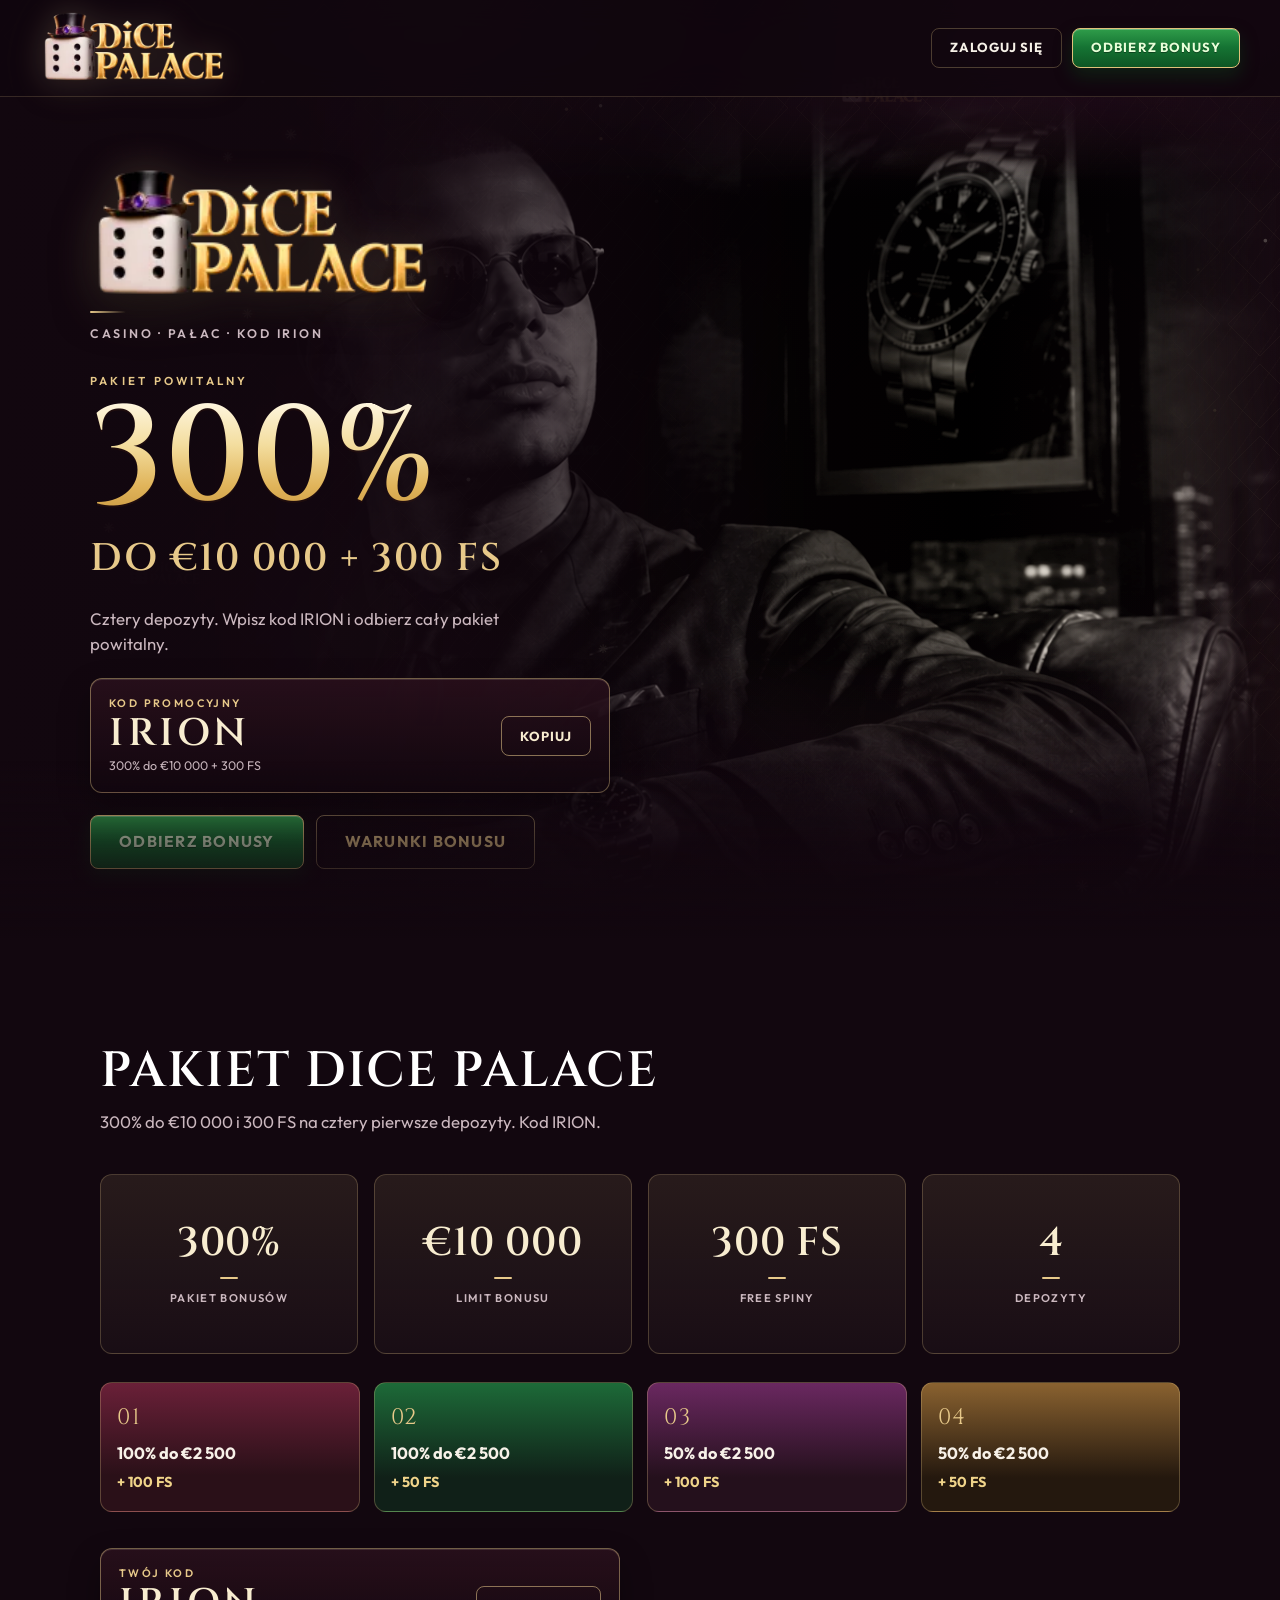
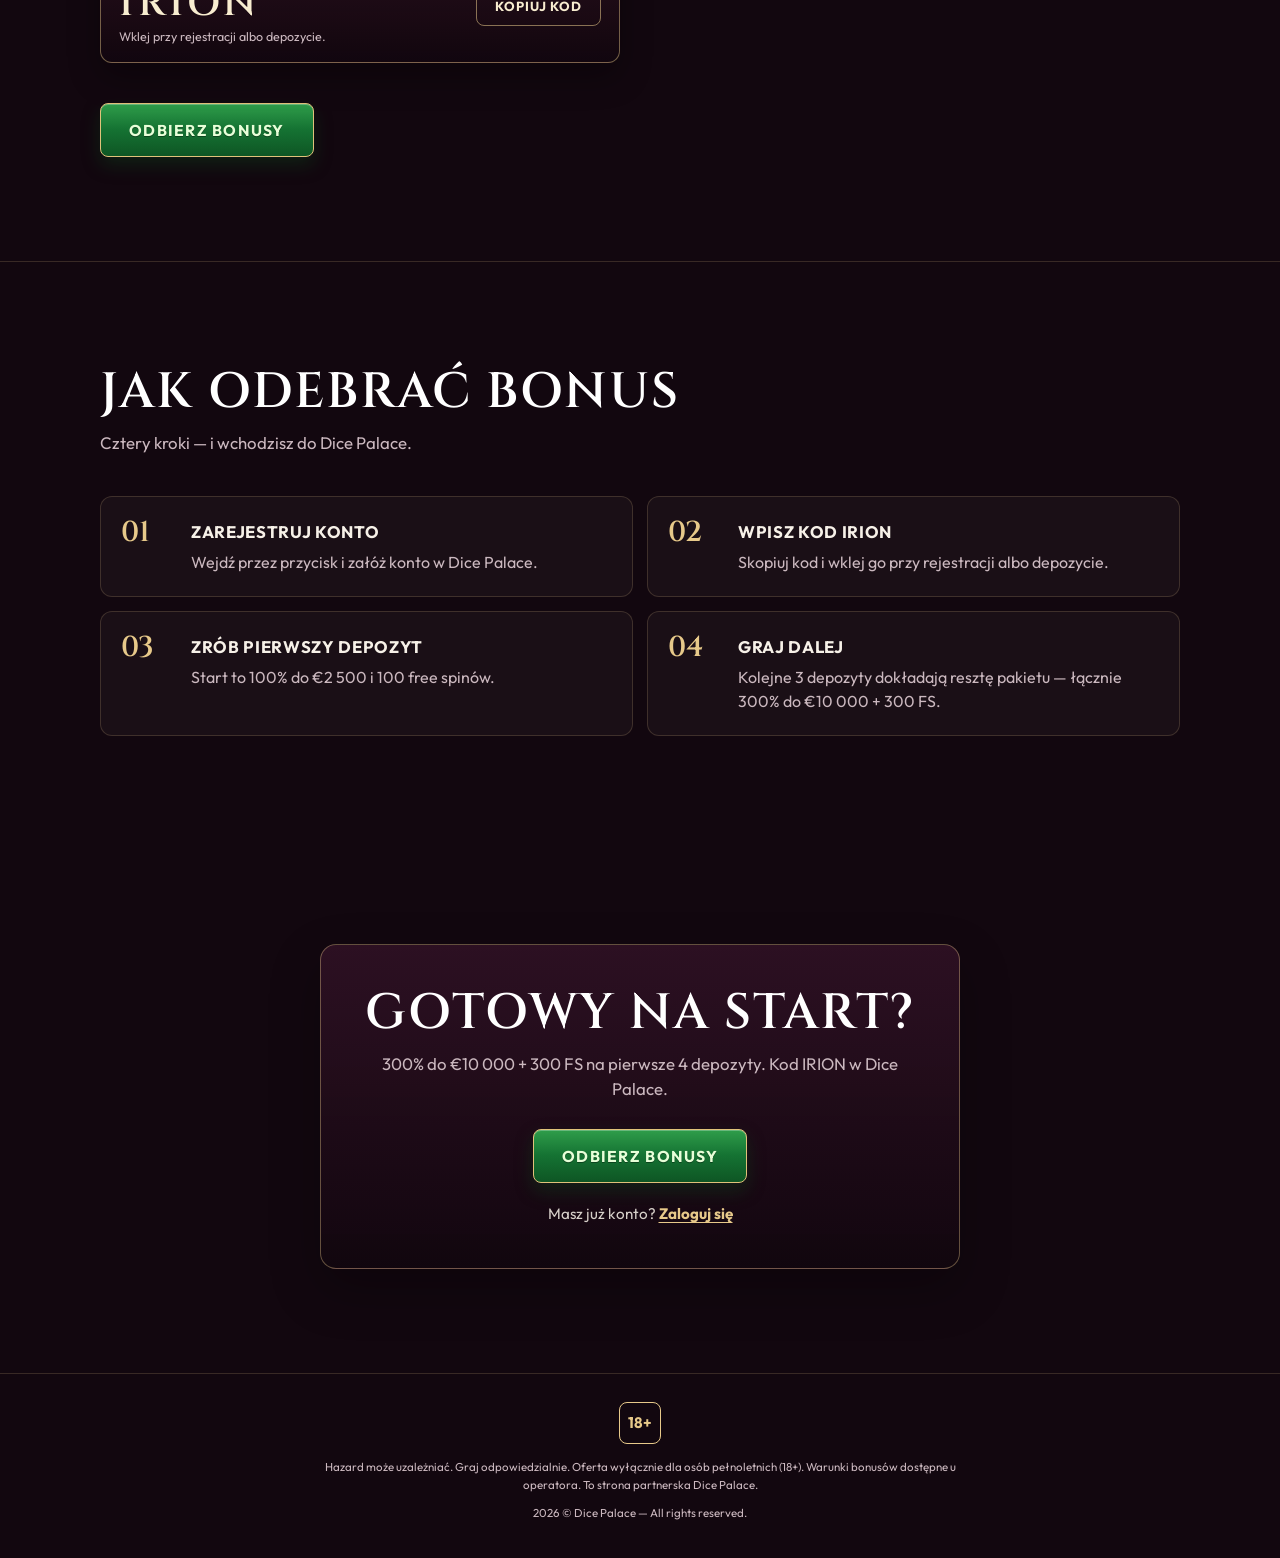
<file: index.html>
<!DOCTYPE html>
<html lang="pl">
<head>
  <meta charset="UTF-8" />
  <meta name="viewport" content="width=device-width, initial-scale=1.0" />
  <title>Dice Palace — 300% do €10 000 + 300 FS | Kod IRION</title>
  <meta name="description" content="Dice Palace: pakiet powitalny 300% do €10 000 + 300 Free Spinów na pierwsze 4 depozyty. Kod IRION." />
  <meta name="theme-color" content="#12070f" />
  <link rel="icon" href="assets/logo-animated.webp" />
  <link rel="preconnect" href="https://fonts.googleapis.com" />
  <link rel="preconnect" href="https://fonts.gstatic.com" crossorigin />
  <link href="https://fonts.googleapis.com/css2?family=Cinzel:wght@600;700;800&family=Outfit:wght@400;500;600;700;800&display=swap" rel="stylesheet" />
  <link rel="stylesheet" href="styles.css" />
</head>
<body>
  <div class="scene" aria-hidden="true">
    <div class="aurora"></div>
    <div class="frost-veil"></div>
    <canvas id="bg-anim" class="bg-anim"></canvas>
    <div class="logo-floaters">
      <img src="assets/logo-animated.webp" alt="" class="floater f1" />
      <img src="assets/logo-animated.webp" alt="" class="floater f2" />
      <img src="assets/logo-animated.webp" alt="" class="floater f3" />
      <img src="assets/logo-animated.webp" alt="" class="floater f4" />
      <img src="assets/logo-animated.webp" alt="" class="floater f5" />
      <img src="assets/logo-animated.webp" alt="" class="floater f6" />
    </div>
  </div>

  <header class="topbar">
    <a class="logo-link" href="#top" aria-label="Dice Palace — strona główna">
      <img src="assets/logo-animated.webp" alt="Dice Palace" class="logo" width="230" height="90" />
    </a>
    <nav class="topnav" aria-label="Nawigacja">
      <a class="btn btn--ghost btn--sm" href="https://dcpc.myloric.com/?mid=393753_2275728" target="_blank" rel="noopener noreferrer">Zaloguj się</a>
      <a class="btn btn--primary btn--sm" href="https://dcpc.myloric.com/?mid=393753_2275728" target="_blank" rel="noopener noreferrer">Odbierz bonusy</a>
    </nav>
  </header>

  <main id="top">
    <section class="hero" aria-labelledby="hero-title">
      <div class="hero-stage">
        <div class="hero-visual">
          <img
            src="assets/banner.png"
            alt="Dice Palace — banner"
            class="banner-img"
            width="1600"
            height="640"
          />
          <div class="banner-shade" aria-hidden="true"></div>
        </div>
        <div class="hero-inner">
          <div class="hero-copy">
            <img src="assets/logo-animated.webp" alt="Dice Palace" class="brand-logo" width="420" height="140" />
            <p class="brand-sub">casino · pałac · kod irion</p>
            <h1 id="hero-title" class="hero-offer">
              <span class="offer-kicker">Pakiet powitalny</span>
              <span class="offer-row">
                <span class="offer-percent">300%</span>
              </span>
              <span class="offer-plus">do €10 000 + 300 FS</span>
            </h1>
            <p class="hero-support">
              Cztery depozyty. Wpisz kod IRION i odbierz cały pakiet powitalny.
            </p>
            <div class="claim-grid">
              <div class="promo-box">
                <div class="promo-box-copy">
                  <span class="promo-box-label">Kod promocyjny</span>
                  <span class="promo-code" id="promo-code">IRION</span>
                  <span class="promo-box-hint">300% do €10 000 + 300 FS</span>
                </div>
                <button type="button" class="btn btn--ghost btn--sm promo-copy" data-copy="IRION" aria-label="Kopiuj kod IRION">
                  Kopiuj
                </button>
              </div>
            </div>
            <div class="hero-actions">
              <a class="btn btn--primary btn--lg" href="https://dcpc.myloric.com/?mid=393753_2275728" target="_blank" rel="noopener noreferrer">
                Odbierz bonusy
              </a>
              <a class="btn btn--outline btn--lg" href="#bonus-irion">
                Warunki bonusu
              </a>
            </div>
          </div>
        </div>
      </div>
    </section>

    <section class="section offer" id="bonus-irion" aria-labelledby="offer-title">
      <div class="section-inner">
        <h2 id="offer-title">Pakiet Dice Palace</h2>
        <p class="section-lead">300% do €10 000 i 300 FS na cztery pierwsze depozyty. Kod IRION.</p>

        <ul class="perk-list">
          <li class="perk-card">
            <span class="perk-value">300%</span>
            <span class="perk-label">Pakiet bonusów</span>
          </li>
          <li class="perk-card">
            <span class="perk-value">€10 000</span>
            <span class="perk-label">Limit bonusu</span>
          </li>
          <li class="perk-card">
            <span class="perk-value">300 FS</span>
            <span class="perk-label">Free Spiny</span>
          </li>
          <li class="perk-card">
            <span class="perk-value">4</span>
            <span class="perk-label">Depozyty</span>
          </li>
        </ul>

        <div class="deposit-grid" aria-label="Rozkład pakietu powitalnego">
          <article class="deposit-card">
            <span class="deposit-n">01</span>
            <strong>100% do €2 500</strong>
            <span>+ 100 FS</span>
          </article>
          <article class="deposit-card">
            <span class="deposit-n">02</span>
            <strong>100% do €2 500</strong>
            <span>+ 50 FS</span>
          </article>
          <article class="deposit-card">
            <span class="deposit-n">03</span>
            <strong>50% do €2 500</strong>
            <span>+ 100 FS</span>
          </article>
          <article class="deposit-card">
            <span class="deposit-n">04</span>
            <strong>50% do €2 500</strong>
            <span>+ 50 FS</span>
          </article>
        </div>

        <div class="claim-grid claim-grid--wide">
          <div class="promo-box">
            <div class="promo-box-copy">
              <span class="promo-box-label">Twój kod</span>
              <span class="promo-code">IRION</span>
              <span class="promo-box-hint">Wklej przy rejestracji albo depozycie.</span>
            </div>
            <button type="button" class="btn btn--ghost btn--sm promo-copy" data-copy="IRION" aria-label="Kopiuj kod IRION">
              Kopiuj kod
            </button>
          </div>
        </div>

        <div class="section-cta">
          <a class="btn btn--primary btn--lg" href="https://dcpc.myloric.com/?mid=393753_2275728" target="_blank" rel="noopener noreferrer">
            Odbierz bonusy
          </a>
        </div>
      </div>
    </section>

    <section class="section steps" id="jak-to-dziala" aria-labelledby="steps-title">
      <div class="section-inner">
        <h2 id="steps-title">Jak odebrać bonus</h2>
        <p class="section-lead">Cztery kroki — i wchodzisz do Dice Palace.</p>

        <ol class="step-list">
          <li>
            <span class="step-num">01</span>
            <div>
              <h3>Zarejestruj konto</h3>
              <p>Wejdź przez przycisk i załóż konto w Dice Palace.</p>
            </div>
          </li>
          <li>
            <span class="step-num">02</span>
            <div>
              <h3>Wpisz kod IRION</h3>
              <p>Skopiuj kod i wklej go przy rejestracji albo depozycie.</p>
            </div>
          </li>
          <li>
            <span class="step-num">03</span>
            <div>
              <h3>Zrób pierwszy depozyt</h3>
              <p>Start to 100% do €2 500 i 100 free spinów.</p>
            </div>
          </li>
          <li>
            <span class="step-num">04</span>
            <div>
              <h3>Graj dalej</h3>
              <p>Kolejne 3 depozyty dokładają resztę pakietu — łącznie 300% do €10 000 + 300 FS.</p>
            </div>
          </li>
        </ol>
      </div>
    </section>

    <section class="section final" aria-labelledby="final-title">
      <div class="section-inner final-inner">
        <div class="final-card">
          <h2 id="final-title">Gotowy na start?</h2>
          <p class="section-lead">
            300% do €10 000 + 300 FS na pierwsze 4 depozyty. Kod IRION w Dice Palace.
          </p>
          <a class="btn btn--primary btn--lg" href="https://dcpc.myloric.com/?mid=393753_2275728" target="_blank" rel="noopener noreferrer">
            Odbierz bonusy
          </a>
          <p class="final-login">
            Masz już konto?
            <a href="https://dcpc.myloric.com/?mid=393753_2275728" target="_blank" rel="noopener noreferrer">Zaloguj się</a>
          </p>
        </div>
      </div>
    </section>
  </main>

  <footer class="footer">
    <div class="age-badge" aria-label="Tylko dla osób pełnoletnich">18+</div>
    <p class="legal">
      Hazard może uzależniać. Graj odpowiedzialnie. Oferta wyłącznie dla osób pełnoletnich (18+).
      Warunki bonusów dostępne u operatora. To strona partnerska Dice Palace.
    </p>
    <p class="copy">2026 © Dice Palace — All rights reserved.</p>
  </footer>
  <script src="script.js"></script>
</body>
</html>
</file>
<file: styles.css>
:root {
  --bg: #12070f;
  --ice: #e7c98a;
  --ice-hot: #f8edd0;
  --ice-deep: #c4963c;
  --ice-dim: rgba(231, 201, 138, 0.16);
  --text: #f7f1e8;
  --muted: #cbb8bf;
  --line: rgba(231, 201, 138, 0.18);
  --font: "Outfit", sans-serif;
  --display: "Cinzel", "Times New Roman", serif;
  --max: 1080px;
}

*,
*::before,
*::after {
  box-sizing: border-box;
}

html {
  scroll-behavior: smooth;
}

body {
  margin: 0;
  font-family: var(--font);
  color: var(--text);
  background: var(--bg);
  line-height: 1.5;
}

img {
  display: block;
  max-width: 100%;
}

a {
  color: inherit;
}

/* ——— Scene ——— */
.scene {
  position: fixed;
  inset: 0;
  z-index: 0;
  pointer-events: none;
  overflow: hidden;
  background:
    #12070f
    url("data:image/svg+xml,%3Csvg xmlns='http://www.w3.org/2000/svg' width='72' height='72' viewBox='0 0 72 72'%3E%3Cpath d='M36 4 L68 36 L36 68 L4 36 Z' fill='none' stroke='%23e7c98a' stroke-opacity='0.07' stroke-width='1'/%3E%3C/svg%3E");
}

.aurora {
  position: absolute;
  inset: -30%;
  background:
    radial-gradient(ellipse 42% 34% at 78% 12%, rgba(141, 49, 104, 0.42), transparent 58%),
    radial-gradient(ellipse 36% 30% at 12% 78%, rgba(90, 18, 48, 0.38), transparent 55%),
    radial-gradient(ellipse 28% 26% at 88% 72%, rgba(196, 150, 60, 0.18), transparent 60%),
    radial-gradient(ellipse 22% 20% at 40% 18%, rgba(231, 201, 138, 0.1), transparent 70%);
  filter: blur(8px);
  animation: auroraShift 16s ease-in-out infinite alternate;
}

.frost-veil {
  position: absolute;
  inset: 0;
  background:
    linear-gradient(180deg, rgba(18, 7, 15, 0.18), transparent 28%, transparent 72%, rgba(18, 7, 15, 0.62)),
    repeating-linear-gradient(
      125deg,
      transparent 0 18px,
      rgba(231, 201, 138, 0.03) 18px 19px
    );
}

.logo-floaters {
  position: absolute;
  inset: 0;
}

.floater {
  position: absolute;
  width: auto;
  mix-blend-mode: screen;
  opacity: 0.16;
  pointer-events: none;
  will-change: transform;
}

.f1 {
  top: 14%;
  left: 6%;
  height: 36px;
  animation: logoDrift 18s ease-in-out infinite;
}

.f2 {
  top: 28%;
  right: 8%;
  height: 52px;
  opacity: 0.08;
  animation: logoDrift 22s ease-in-out infinite reverse;
}

.f3 {
  top: 62%;
  left: 10%;
  height: 28px;
  animation: logoDrift 16s ease-in-out infinite 2s;
}

.f4 {
  bottom: 14%;
  right: 12%;
  height: 44px;
  opacity: 0.07;
  animation: logoDrift 20s ease-in-out infinite reverse 1s;
}

.f5 {
  top: 48%;
  left: 42%;
  height: 24px;
  opacity: 0.05;
  animation: logoDrift 24s ease-in-out infinite 3s;
}

.f6 {
  top: 8%;
  right: 28%;
  height: 32px;
  animation: logoDrift 19s ease-in-out infinite reverse 1.4s;
}

.topbar,
main,
.footer {
  position: relative;
  z-index: 1;
}

/* ——— Buttons ——— */
.btn {
  display: inline-flex;
  align-items: center;
  justify-content: center;
  border: 1px solid transparent;
  border-radius: 8px;
  font-family: var(--font);
  font-weight: 700;
  letter-spacing: 0.08em;
  text-transform: uppercase;
  text-decoration: none;
  cursor: pointer;
  transition:
    transform 0.2s ease,
    background 0.2s ease,
    border-color 0.2s ease,
    color 0.2s ease,
    box-shadow 0.25s ease,
    filter 0.2s ease;
}

.btn:active {
  transform: translateY(1px) scale(0.99);
}

.btn--sm {
  min-height: 40px;
  padding: 0 18px;
  font-size: 0.82rem;
}

.btn--lg {
  min-height: 54px;
  padding: 0 28px;
  font-size: 0.98rem;
}

.btn--primary {
  background: linear-gradient(180deg, #2f9d4a 0%, #157333 48%, #0e5624 100%);
  color: #e7ffd8;
  border-color: #e0c27a;
  text-shadow: 0 1px 0 rgba(0, 0, 0, 0.35);
  box-shadow:
    0 8px 18px rgba(12, 70, 28, 0.4),
    inset 0 1px 0 rgba(255, 255, 255, 0.28);
}

.btn--primary:hover {
  background: linear-gradient(180deg, #3cb85c 0%, #188438 48%, #116628 100%);
  transform: translateY(-2px);
  box-shadow:
    0 12px 24px rgba(20, 110, 40, 0.45),
    inset 0 1px 0 rgba(255, 255, 255, 0.34);
}

.btn--outline {
  background: transparent;
  border-color: rgba(231, 201, 138, 0.5);
  color: var(--ice);
}

.btn--outline:hover {
  border-color: var(--ice);
  color: var(--ice-hot);
  transform: translateY(-2px);
}

.btn--ghost {
  background: transparent;
  color: var(--text);
  border-color: rgba(231, 201, 138, 0.28);
}

.btn--ghost:hover {
  background: var(--ice-dim);
  transform: translateY(-1px);
}

/* ——— Header ——— */
.topbar {
  position: sticky;
  top: 0;
  z-index: 40;
  display: flex;
  align-items: center;
  justify-content: space-between;
  gap: 16px;
  min-height: 88px;
  padding: 12px clamp(16px, 4vw, 40px);
  background: rgba(16, 6, 14, 0.9);
  border-bottom: 1px solid var(--line);
  backdrop-filter: blur(16px);
  -webkit-backdrop-filter: blur(16px);
}

.logo-link {
  display: flex;
  align-items: center;
  flex-shrink: 0;
}

.logo {
  height: 72px;
  width: auto;
  mix-blend-mode: screen;
  filter: drop-shadow(0 6px 16px rgba(0, 0, 0, 0.45)) drop-shadow(0 0 14px rgba(231, 201, 138, 0.22));
}

.topnav {
  display: flex;
  align-items: center;
  gap: 10px;
}

/* ——— Hero ——— */
.hero {
  min-height: calc(100vh - 88px);
}

.hero-stage {
  position: relative;
  min-height: calc(100vh - 88px);
  display: flex;
  align-items: center;
  overflow: hidden;
}

.hero-stage::after {
  content: "";
  position: absolute;
  left: 0;
  right: 0;
  bottom: 0;
  height: 180px;
  background: linear-gradient(180deg, transparent 0%, rgba(18, 7, 15, 0.55) 46%, #12070f 100%);
  z-index: 2;
  pointer-events: none;
}

.hero-visual {
  position: absolute;
  inset: 0;
}

.hero-visual::after {
  content: "";
  position: absolute;
  inset: 0;
  background: radial-gradient(ellipse 42% 62% at 76% 46%, rgba(231, 201, 138, 0.2), transparent 68%);
  mix-blend-mode: soft-light;
  pointer-events: none;
}

.banner-img {
  width: 100%;
  height: 100%;
  object-fit: cover;
  object-position: 78% 34%;
  filter: saturate(0.72) contrast(1.04) sepia(0.16);
  -webkit-mask-image:
    linear-gradient(90deg, transparent 0%, rgba(0, 0, 0, 0.2) 26%, rgba(0, 0, 0, 0.75) 46%, #000 64%, #000 90%, transparent 100%),
    linear-gradient(180deg, transparent 0%, #000 10%, #000 66%, transparent 100%);
  -webkit-mask-composite: source-in;
  mask-image:
    linear-gradient(90deg, transparent 0%, rgba(0, 0, 0, 0.2) 26%, rgba(0, 0, 0, 0.75) 46%, #000 64%, #000 90%, transparent 100%),
    linear-gradient(180deg, transparent 0%, #000 10%, #000 66%, transparent 100%);
  mask-composite: intersect;
}

.banner-shade {
  position: absolute;
  inset: 0;
  background:
    linear-gradient(
      90deg,
      #12070f 0%,
      rgba(18, 7, 15, 0.94) 24%,
      rgba(18, 7, 15, 0.62) 42%,
      rgba(18, 7, 15, 0.22) 58%,
      rgba(18, 7, 15, 0.04) 76%,
      rgba(18, 7, 15, 0.38) 100%
    ),
    linear-gradient(180deg, rgba(18, 7, 15, 0.5) 0%, transparent 12%, transparent 58%, rgba(18, 7, 15, 0.5) 84%, #12070f 100%);
  pointer-events: none;
}

.hero-inner {
  position: relative;
  z-index: 1;
  width: min(100%, 1180px);
  margin: 0 auto;
  padding: clamp(48px, 8vh, 88px) clamp(16px, 4vw, 40px);
}

.hero-copy {
  max-width: 560px;
}

.hero-copy > * {
  animation: riseIn 0.8s cubic-bezier(0.22, 1, 0.36, 1) both;
}

.hero-copy > :nth-child(1) { animation-delay: 0.05s; }
.hero-copy > :nth-child(2) { animation-delay: 0.12s; }
.hero-copy > :nth-child(3) { animation-delay: 0.18s; }
.hero-copy > :nth-child(4) { animation-delay: 0.26s; }
.hero-copy > :nth-child(5) { animation-delay: 0.34s; }
.hero-copy > :nth-child(6) { animation-delay: 0.42s; }
.hero-copy > :nth-child(7) { animation-delay: 0.5s; }

.brand-logo {
  display: block;
  height: clamp(88px, 16vw, 132px);
  width: auto;
  margin: 0 0 6px;
  mix-blend-mode: screen;
  filter: drop-shadow(0 12px 22px rgba(0, 0, 0, 0.5)) drop-shadow(0 0 18px rgba(231, 201, 138, 0.22));
}

.brand-sub {
  margin: 10px 0 0;
  font-size: 0.78rem;
  font-weight: 600;
  letter-spacing: 0.22em;
  text-transform: uppercase;
  color: var(--muted);
}

.brand-sub::before {
  content: "";
  display: block;
  width: 36px;
  height: 2px;
  margin-bottom: 12px;
  background: linear-gradient(90deg, var(--ice), transparent);
  border-radius: 2px;
}

.hero-offer {
  margin: 28px 0 0;
  display: flex;
  flex-direction: column;
  gap: 10px;
}

.offer-kicker {
  font-size: 0.72rem;
  font-weight: 600;
  letter-spacing: 0.28em;
  text-transform: uppercase;
  color: var(--ice);
}

.offer-row {
  display: flex;
  align-items: baseline;
  flex-wrap: wrap;
  gap: 0.18em 0.28em;
  line-height: 0.9;
}

.offer-percent {
  font-family: var(--display);
  font-size: clamp(5rem, 16vw, 8.4rem);
  font-weight: 600;
  letter-spacing: 0.01em;
  background: linear-gradient(
    180deg,
    #fff8e4 0%,
    #f3dd9e 38%,
    #e0b45a 72%,
    #c8963e 100%
  );
  background-size: 220% auto;
  -webkit-background-clip: text;
  background-clip: text;
  color: transparent;
  animation: titleShine 7s ease-in-out infinite;
  filter: drop-shadow(0 2px 0 rgba(70, 32, 10, 0.25));
}

.offer-plus {
  font-family: var(--display);
  font-size: clamp(1.6rem, 3.6vw, 2.4rem);
  font-weight: 600;
  letter-spacing: 0.04em;
  text-transform: uppercase;
  color: var(--ice);
}

.hero-support {
  margin: 18px 0 0;
  max-width: 28rem;
  font-size: 1.05rem;
  color: var(--muted);
}

.hero-actions {
  display: flex;
  flex-wrap: wrap;
  gap: 12px;
  margin-top: 22px;
}

.claim-grid {
  display: grid;
  grid-template-columns: 1fr;
  gap: 12px;
  margin-top: 22px;
  max-width: 520px;
}

.claim-grid--wide {
  max-width: 520px;
  margin-top: 36px;
}

.promo-box {
  display: flex;
  align-items: center;
  justify-content: space-between;
  gap: 14px;
  min-width: 0;
  padding: 16px 18px;
  background: linear-gradient(180deg, rgba(42, 16, 28, 0.86), rgba(18, 7, 15, 0.72));
  border: 1px solid rgba(231, 201, 138, 0.45);
  border-radius: 12px;
  box-shadow: inset 0 1px 0 rgba(248, 237, 208, 0.14), 0 14px 32px rgba(0, 0, 0, 0.32);
  backdrop-filter: blur(10px);
  -webkit-backdrop-filter: blur(10px);
}

.promo-box-copy {
  display: flex;
  flex-direction: column;
  gap: 2px;
  min-width: 0;
}

.promo-box-label {
  font-size: 0.68rem;
  font-weight: 600;
  letter-spacing: 0.22em;
  text-transform: uppercase;
  color: var(--ice);
}

.promo-code {
  font-family: var(--display);
  font-size: clamp(1.8rem, 4vw, 2.4rem);
  font-weight: 600;
  letter-spacing: 0.12em;
  line-height: 1.1;
  color: var(--ice-hot);
}

.promo-box-hint {
  font-size: 0.78rem;
  color: var(--muted);
}

.promo-copy {
  flex-shrink: 0;
  border-color: rgba(231, 201, 138, 0.55);
  color: var(--ice-hot);
}

.promo-copy.is-copied {
  border-color: var(--ice);
  background: var(--ice-dim);
  color: var(--ice-hot);
}


/* ——— Sections ——— */
.section {
  padding: clamp(72px, 10vw, 104px) clamp(16px, 4vw, 40px);
}

.section-inner {
  width: min(100%, var(--max));
  margin: 0 auto;
}

.section h2 {
  margin: 0;
  font-family: var(--display);
  font-size: clamp(2.2rem, 5vw, 3.1rem);
  font-weight: 600;
  letter-spacing: 0.04em;
  line-height: 1.05;
  color: #fff;
  text-transform: uppercase;
}

.section-lead {
  margin: 12px 0 0;
  max-width: 34rem;
  color: var(--muted);
  font-size: 1.05rem;
}

.offer {
  border-bottom: 1px solid var(--line);
}

.perk-list {
  list-style: none;
  margin: 40px 0 0;
  padding: 0;
  display: grid;
  grid-template-columns: repeat(4, 1fr);
  gap: 16px;
}

.perk-card {
  display: flex;
  flex-direction: column;
  align-items: center;
  justify-content: center;
  text-align: center;
  min-height: 180px;
  padding: 24px 16px;
  background: linear-gradient(180deg, rgba(231, 201, 138, 0.1), rgba(255, 236, 214, 0.03));
  border: 1px solid rgba(231, 201, 138, 0.24);
  border-radius: 12px;
}

.perk-card:hover {
  border-color: rgba(231, 201, 138, 0.7);
  box-shadow: 0 0 0 1px rgba(231, 201, 138, 0.12), 0 12px 28px rgba(0, 0, 0, 0.28);
}

.perk-value {
  display: block;
  font-family: var(--display);
  font-size: clamp(1.8rem, 3.4vw, 2.5rem);
  font-weight: 600;
  letter-spacing: 0.02em;
  line-height: 1;
  color: var(--ice-hot);
}

.perk-unit {
  font-size: 0.48em;
  font-weight: 700;
  letter-spacing: 0.08em;
  color: var(--muted);
  vertical-align: 0.18em;
}

.perk-value::after {
  content: "";
  display: block;
  width: 18px;
  height: 2px;
  margin: 14px auto 0;
  background: var(--ice);
  border-radius: 1px;
}

.perk-label {
  display: block;
  margin-top: 12px;
  max-width: 12em;
  font-size: 0.7rem;
  font-weight: 600;
  letter-spacing: 0.12em;
  text-transform: uppercase;
  line-height: 1.4;
  color: var(--muted);
}

.deposit-grid {
  display: grid;
  grid-template-columns: repeat(4, 1fr);
  gap: 14px;
  margin-top: 28px;
}

.deposit-card {
  display: flex;
  flex-direction: column;
  gap: 6px;
  padding: 18px 16px;
  border: 1px solid var(--line);
  border-radius: 12px;
  background: rgba(231, 201, 138, 0.05);
  border-color: rgba(231, 201, 138, 0.28);
}

.deposit-card:nth-child(1) {
  background: linear-gradient(180deg, #6a2038 0%, #2a1018 72%);
}

.deposit-card:nth-child(2) {
  background: linear-gradient(180deg, #1d6a38 0%, #102018 74%);
}

.deposit-card:nth-child(3) {
  background: linear-gradient(180deg, #6a2860 0%, #24101c 74%);
}

.deposit-card:nth-child(4) {
  background: linear-gradient(180deg, #8a6230 0%, #24180e 74%);
}

.deposit-n {
  font-family: var(--display);
  font-size: 1.4rem;
  letter-spacing: 0.08em;
  color: var(--ice);
}

.deposit-card strong {
  font-size: 1.02rem;
}

.deposit-card span:last-child {
  color: #f0d48a;
  font-size: 0.9rem;
  font-weight: 700;
}

.section-cta {
  margin-top: 40px;
}

.step-list {
  list-style: none;
  margin: 40px 0 0;
  padding: 0;
  display: grid;
  grid-template-columns: repeat(2, 1fr);
  gap: 14px;
}

.step-list li {
  display: grid;
  grid-template-columns: 56px 1fr;
  gap: 14px;
  align-items: start;
  padding: 22px 20px;
  background: rgba(255, 236, 214, 0.035);
  border: 1px solid var(--line);
  border-radius: 12px;
}

.step-num {
  font-family: var(--display);
  font-size: 1.8rem;
  font-weight: 600;
  color: var(--ice);
  line-height: 1;
}

.step-list h3 {
  margin: 0 0 6px;
  font-size: 1.05rem;
  font-weight: 700;
  letter-spacing: 0.04em;
  text-transform: uppercase;
}

.step-list p {
  margin: 0;
  color: var(--muted);
}

.final {
  text-align: center;
}

.final-inner {
  display: flex;
  flex-direction: column;
  align-items: center;
}

.final-card {
  width: min(100%, 640px);
  padding: 42px 28px;
  border: 1px solid rgba(231, 201, 138, 0.38);
  border-radius: 16px;
  background: linear-gradient(180deg, rgba(141, 49, 104, 0.22), rgba(18, 7, 15, 0.35));
  box-shadow: 0 20px 50px rgba(0, 0, 0, 0.28);
}

.final .section-lead {
  margin: 12px auto 28px;
}

.final-login {
  margin: 20px 0 0;
  font-size: 0.95rem;
  color: rgba(247, 241, 232, 0.86);
}

.final-login a {
  font-weight: 700;
  text-decoration: underline;
  text-underline-offset: 3px;
  color: var(--ice);
}

.final-login a:hover {
  color: var(--ice-hot);
}

.footer {
  padding: 28px 20px 36px;
  text-align: center;
  border-top: 1px solid var(--line);
}

.age-badge {
  display: inline-grid;
  place-items: center;
  width: 42px;
  height: 42px;
  margin: 0 auto 14px;
  border: 1.5px solid var(--ice);
  border-radius: 8px;
  font-size: 0.95rem;
  font-weight: 700;
  color: var(--ice);
}

.legal,
.copy {
  margin: 0 auto;
  max-width: 640px;
  color: var(--muted);
  font-size: 0.72rem;
  line-height: 1.55;
}

.legal {
  margin-bottom: 10px;
}

@keyframes auroraShift {
  from { transform: translate3d(0, 0, 0) scale(1) rotate(0deg); }
  to { transform: translate3d(-4%, 5%, 0) scale(1.08) rotate(4deg); }
}

@keyframes titleShine {
  0%, 100% { background-position: 0% center; }
  50% { background-position: 100% center; }
}

@keyframes riseIn {
  from {
    opacity: 0;
    transform: translateY(22px);
  }
  to {
    opacity: 1;
    transform: translateY(0);
  }
}

@keyframes logoDrift {
  0%, 100% { transform: translate3d(0, 0, 0) rotate(-6deg); }
  50% { transform: translate3d(18px, -22px, 0) rotate(8deg); }
}

@media (max-width: 800px) {
  .hero,
  .hero-stage {
    min-height: auto;
  }

  .hero-stage {
    display: block;
  }

  .hero-stage::after {
    height: 120px;
  }

  .hero-visual {
    position: relative;
    height: min(92vw, 520px);
    margin-bottom: -28vw;
  }

  .banner-img {
    object-position: 64% 22%;
    -webkit-mask-image: linear-gradient(180deg, transparent 0%, #000 8%, #000 36%, transparent 100%);
    mask-image: linear-gradient(180deg, transparent 0%, #000 8%, #000 36%, transparent 100%);
    -webkit-mask-composite: source-over;
    mask-composite: add;
  }

  .banner-shade {
    background: linear-gradient(
      180deg,
      rgba(18, 7, 15, 0.55) 0%,
      rgba(18, 7, 15, 0.05) 18%,
      transparent 36%,
      rgba(18, 7, 15, 0.45) 68%,
      #12070f 100%
    );
  }

  .hero-inner {
    padding-top: 8px;
  }

  .hero-copy,
  .claim-grid,
  .claim-grid--wide {
    max-width: none;
  }

  .claim-grid,
  .claim-grid--wide {
    grid-template-columns: 1fr;
  }

  .perk-list,
  .deposit-grid {
    grid-template-columns: repeat(2, 1fr);
    gap: 12px;
  }

  .step-list {
    grid-template-columns: 1fr;
  }
}

@media (max-width: 560px) {
  .topnav .btn--ghost {
    display: none;
  }

  .logo {
    height: 56px;
  }

  .topbar {
    min-height: 76px;
  }

  .brand-logo {
    height: 84px;
  }

  .hero {
    min-height: auto;
  }

  .hero-inner {
    padding: 4px clamp(16px, 4vw, 40px) 48px;
  }

  .hero-actions {
    flex-direction: column;
    align-items: stretch;
  }

  .promo-box {
    flex-direction: column;
    align-items: stretch;
  }

  .promo-copy {
    width: 100%;
  }

  .hero-actions .btn,
  .section-cta .btn,
  .final .btn {
    width: 100%;
  }

  .perk-card {
    padding: 18px 10px;
    min-height: 150px;
  }

  .perk-value {
    font-size: clamp(1.2rem, 5.4vw, 1.55rem);
  }

  .perk-label {
    font-size: 0.62rem;
    letter-spacing: 0.08em;
  }

  .step-list li {
    grid-template-columns: 44px 1fr;
    padding: 18px 14px;
  }

  .final-card {
    padding: 32px 18px;
  }
}

@media (prefers-reduced-motion: reduce) {
  *,
  *::before,
  *::after {
    animation: none !important;
    transition: none !important;
  }
}
</file>
